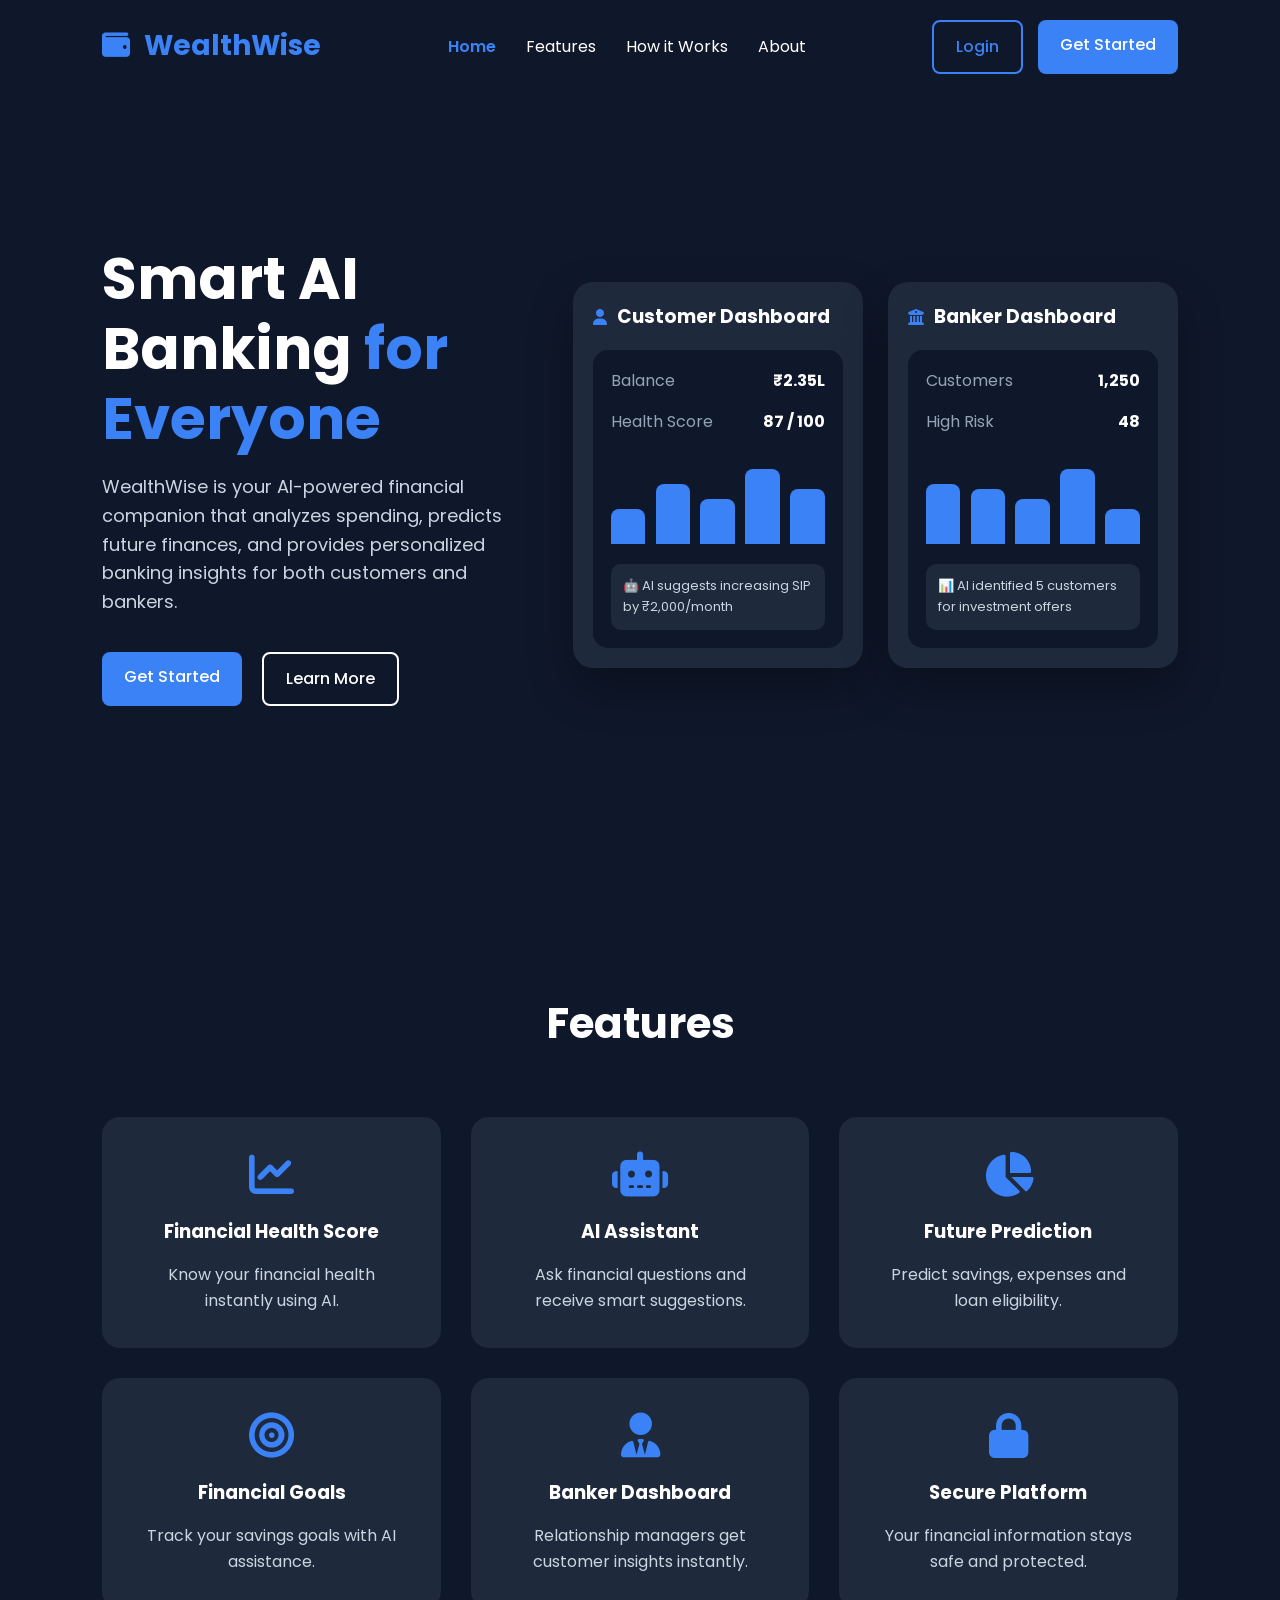
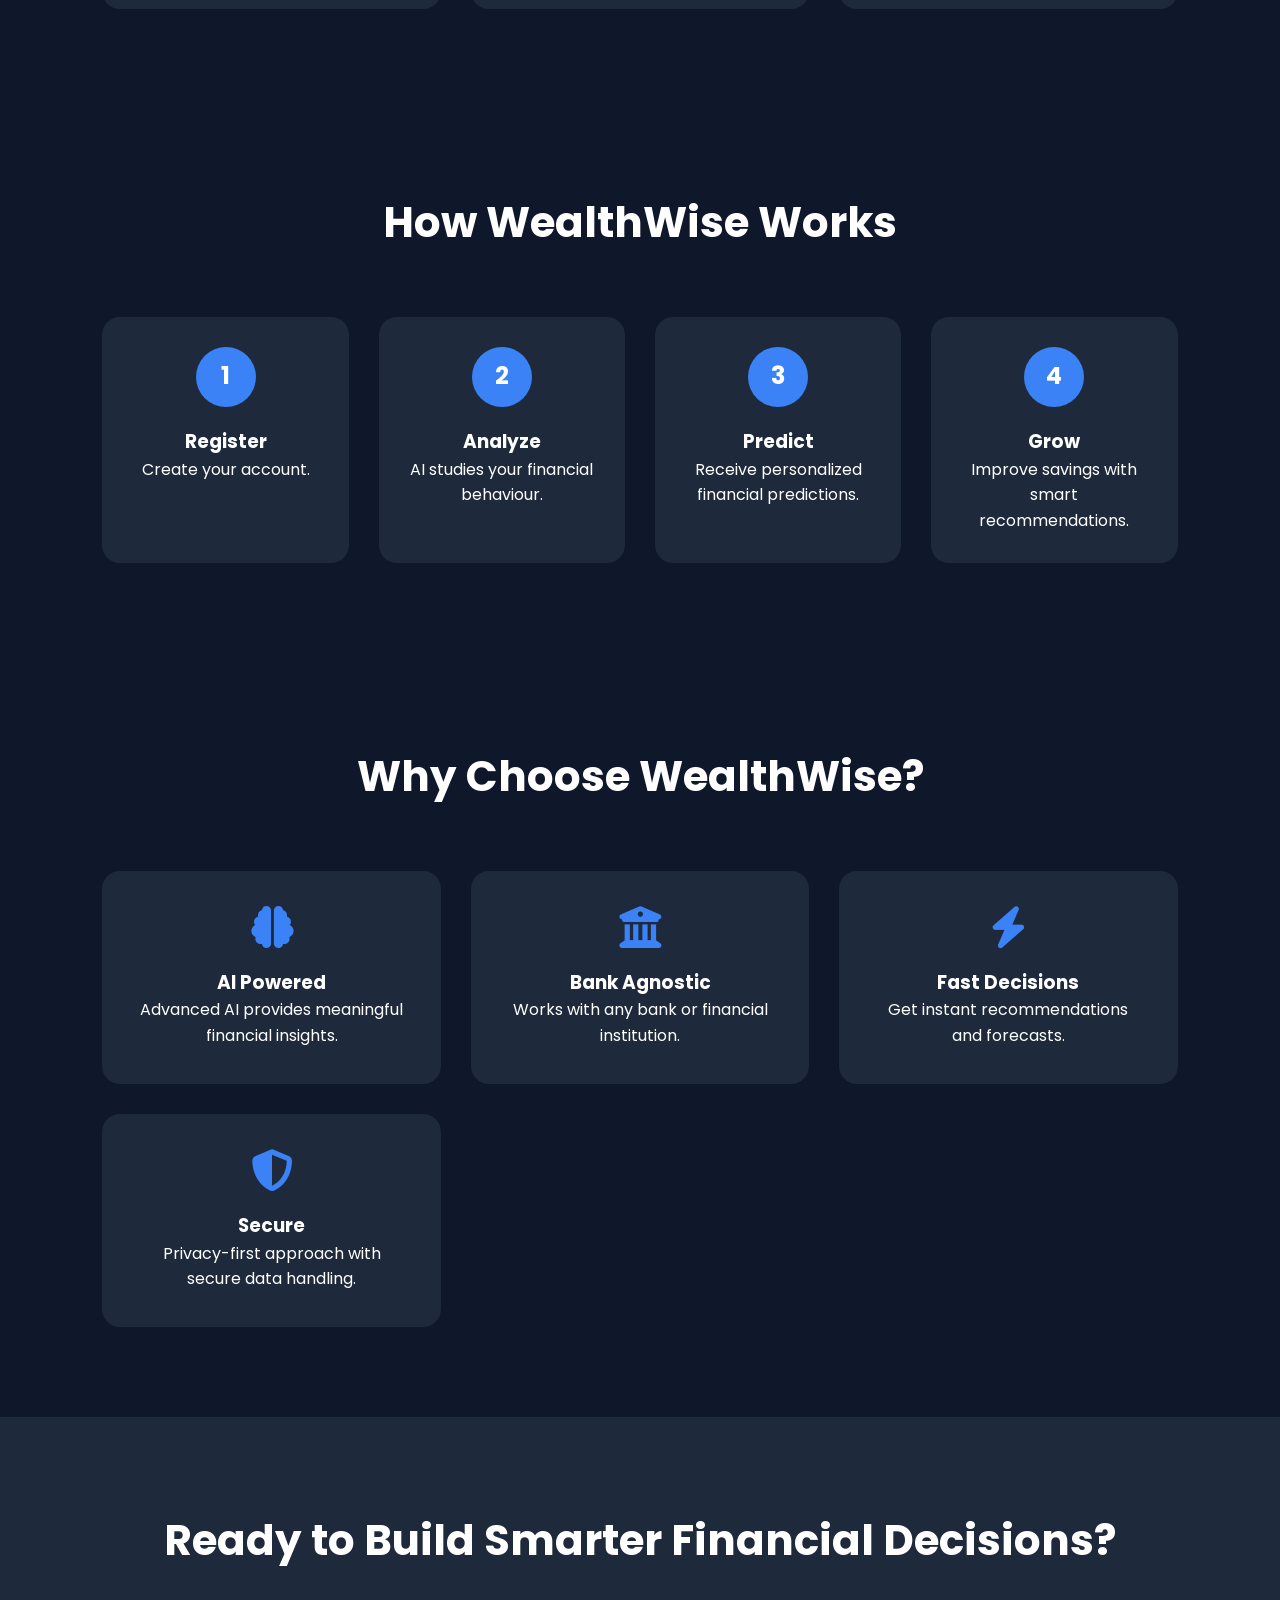
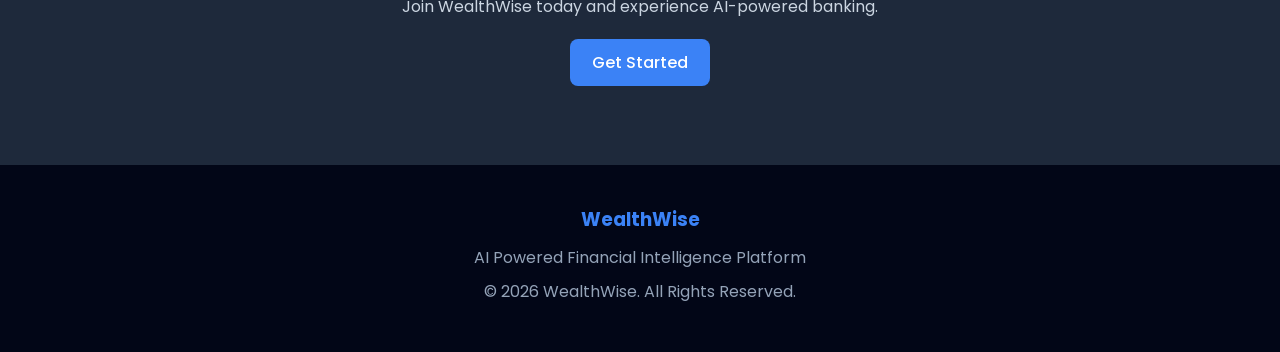
<file: frontend/index.html>
<!DOCTYPE html>
<html lang="en">

<head>
    <meta charset="UTF-8">
    <meta name="viewport" content="width=device-width, initial-scale=1.0">
    <title>WealthWise | AI Banking Assistant</title>

    <link rel="stylesheet" href="style.css">

    <!-- Google Font -->
    <link href="https://fonts.googleapis.com/css2?family=Poppins:wght@300;400;500;600;700&display=swap" rel="stylesheet">

    <!-- Font Awesome -->
    <link rel="stylesheet"
        href="https://cdnjs.cloudflare.com/ajax/libs/font-awesome/6.6.0/css/all.min.css">
</head>

<body>

    <!-- ================= NAVBAR ================= -->

    <nav class="navbar">

        <div class="logo">
            <i class="fa-solid fa-wallet"></i>
            WealthWise
        </div>
        <div class="menu-toggle">
    <i class="fa-solid fa-bars"></i>
</div>

        <ul class="nav-links">
            <li><a href="#home">Home</a></li>
            <li><a href="#features">Features</a></li>
            <li><a href="#working">How it Works</a></li>
            <li><a href="#about">About</a></li>
        </ul>

        <div class="nav-buttons">
            <a href="login.html" class="login-btn">Login</a>
            <a href="signup.html" class="start-btn">Get Started</a>
        </div>


    </nav>



    <!-- ================= HERO ================= -->

    <section class="hero" id="home">

        <div class="hero-left">

            <h1>
                Smart AI Banking
                <span>for Everyone</span>
            </h1>

            <p>

                WealthWise is your AI-powered financial companion that
                analyzes spending, predicts future finances, and provides
                personalized banking insights for both customers and bankers.

            </p>

            <div class="hero-buttons">

                <a href="signup.html" class="primary-btn">
                    Get Started
                </a>

                <a href="#features" class="secondary-btn">
                    Learn More
                </a>

            </div>

        </div>

<div class="hero-right">

    <div class="preview-wrapper">

        <!-- Customer Preview -->

        <div class="dashboard-preview">

            <div class="preview-title">

                <i class="fa-solid fa-user"></i>

                <h3>Customer Dashboard</h3>

            </div>

            <div class="preview-card">

                <div class="preview-item">

                    <span>Balance</span>

                    <strong>₹2.35L</strong>

                </div>

                <div class="preview-item">

                    <span>Health Score</span>

                    <strong class="green">87 / 100</strong>

                </div>

                <div class="mini-chart">

                    <div class="line l1"></div>
                    <div class="line l2"></div>
                    <div class="line l3"></div>
                    <div class="line l4"></div>
                    <div class="line l5"></div>

                </div>

                <div class="preview-ai">

                    🤖 AI suggests increasing SIP by ₹2,000/month

                </div>

            </div>

        </div>


        <!-- Banker Preview -->

        <div class="dashboard-preview">

            <div class="preview-title">

                <i class="fa-solid fa-building-columns"></i>

                <h3>Banker Dashboard</h3>

            </div>

            <div class="preview-card">

                <div class="preview-item">

                    <span>Customers</span>

                    <strong>1,250</strong>

                </div>

                <div class="preview-item">

                    <span>High Risk</span>

                    <strong class="orange">48</strong>

                </div>

                <div class="mini-chart">

                    <div class="line l2"></div>
                    <div class="line l5"></div>
                    <div class="line l3"></div>
                    <div class="line l4"></div>
                    <div class="line l1"></div>

                </div>

                <div class="preview-ai">

                    📊 AI identified 5 customers for investment offers

                </div>

            </div>

        </div>

    </div>

</div>

        </div>

    </section>



    <!-- ================= FEATURES ================= -->

    <section class="features" id="features">

        <h2>Features</h2>

        <div class="feature-container">

            <div class="card">
                <i class="fa-solid fa-chart-line"></i>
                <h3>Financial Health Score</h3>
                <p>Know your financial health instantly using AI.</p>
            </div>

            <div class="card">
                <i class="fa-solid fa-robot"></i>
                <h3>AI Assistant</h3>
                <p>Ask financial questions and receive smart suggestions.</p>
            </div>

            <div class="card">
                <i class="fa-solid fa-chart-pie"></i>
                <h3>Future Prediction</h3>
                <p>Predict savings, expenses and loan eligibility.</p>
            </div>

            <div class="card">
                <i class="fa-solid fa-bullseye"></i>
                <h3>Financial Goals</h3>
                <p>Track your savings goals with AI assistance.</p>
            </div>

            <div class="card">
                <i class="fa-solid fa-user-tie"></i>
                <h3>Banker Dashboard</h3>
                <p>Relationship managers get customer insights instantly.</p>
            </div>

            <div class="card">
                <i class="fa-solid fa-lock"></i>
                <h3>Secure Platform</h3>
                <p>Your financial information stays safe and protected.</p>
            </div>

        </div>

    </section>



    <!-- ================= HOW IT WORKS ================= -->

    <section class="working" id="working">

        <h2>How WealthWise Works</h2>

        <div class="steps">

            <div class="step">
                <span>1</span>
                <h3>Register</h3>
                <p>Create your account.</p>
            </div>

            <div class="step">
                <span>2</span>
                <h3>Analyze</h3>
                <p>AI studies your financial behaviour.</p>
            </div>

            <div class="step">
                <span>3</span>
                <h3>Predict</h3>
                <p>Receive personalized financial predictions.</p>
            </div>

            <div class="step">
                <span>4</span>
                <h3>Grow</h3>
                <p>Improve savings with smart recommendations.</p>
            </div>

        </div>

    </section>



    <!-- ================= ABOUT ================= -->

    <section class="about" id="about">

        <h2>Why Choose WealthWise?</h2>

        <div class="about-container">

            <div class="about-card">
                <i class="fa-solid fa-brain"></i>
                <h3>AI Powered</h3>
                <p>Advanced AI provides meaningful financial insights.</p>
            </div>

            <div class="about-card">
                <i class="fa-solid fa-building-columns"></i>
                <h3>Bank Agnostic</h3>
                <p>Works with any bank or financial institution.</p>
            </div>

            <div class="about-card">
                <i class="fa-solid fa-bolt"></i>
                <h3>Fast Decisions</h3>
                <p>Get instant recommendations and forecasts.</p>
            </div>

            <div class="about-card">
                <i class="fa-solid fa-shield-halved"></i>
                <h3>Secure</h3>
                <p>Privacy-first approach with secure data handling.</p>
            </div>

        </div>

    </section>



    <!-- ================= CTA ================= -->

    <section class="cta">

        <h2>Ready to Build Smarter Financial Decisions?</h2>

        <p>

            Join WealthWise today and experience AI-powered banking.

        </p>

        <a href="signup.html" class="primary-btn">
            Get Started
        </a>

    </section>



    <!-- ================= FOOTER ================= -->

    <footer>

        <div class="footer-content">

            <h3>WealthWise</h3>

            <p>
                AI Powered Financial Intelligence Platform
            </p>

            <p>
                © 2026 WealthWise. All Rights Reserved.
            </p>

        </div>

    </footer>


    <script src="script.js"></script>

</body>

</html>
</file>
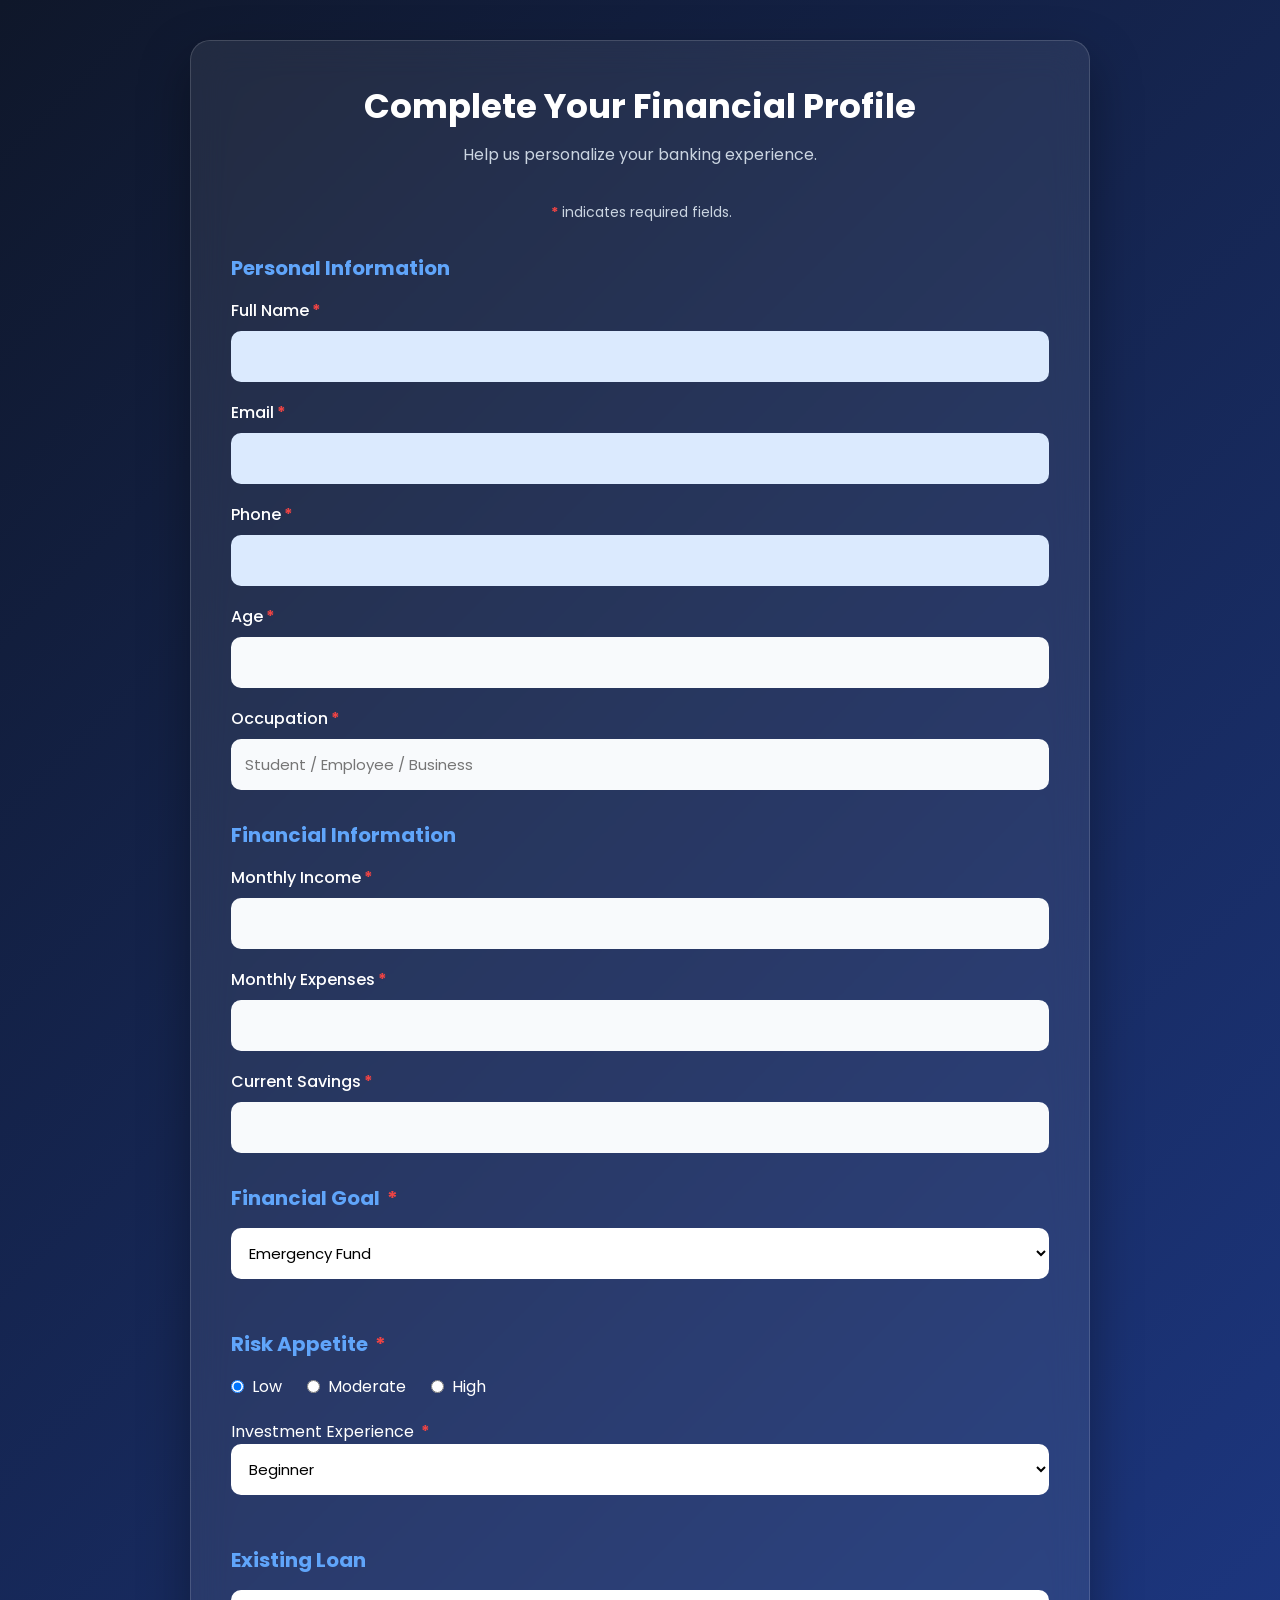
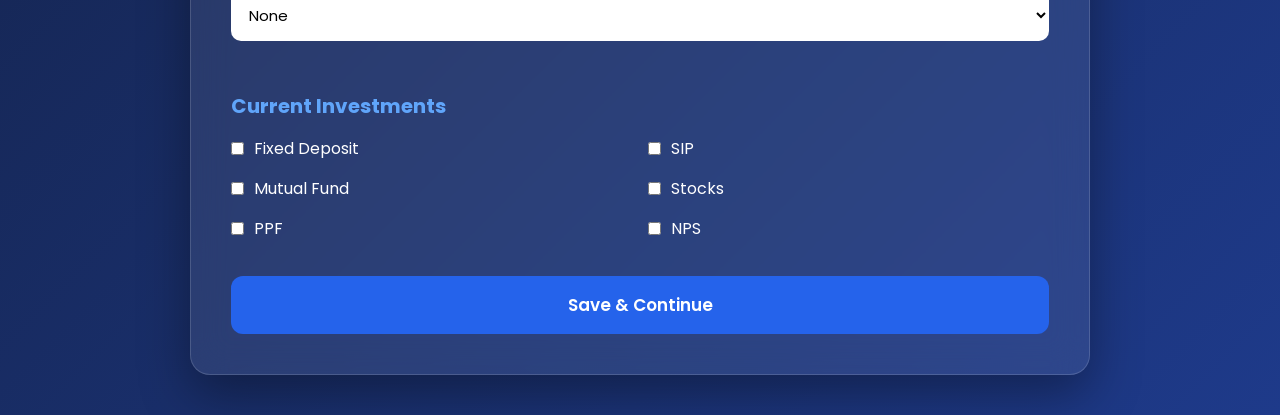
<file: frontend/complete_profile.html>
<!DOCTYPE html>
<html lang="en">

<head>

    <meta charset="UTF-8">
    <meta name="viewport" content="width=device-width, initial-scale=1.0">

    <title>Complete Profile | WealthWise</title>

    <link rel="stylesheet" href="complete_profile.css">

    <link href="https://fonts.googleapis.com/css2?family=Poppins:wght@300;400;500;600;700&display=swap" rel="stylesheet">

    <link rel="stylesheet"
    href="https://cdnjs.cloudflare.com/ajax/libs/font-awesome/6.6.0/css/all.min.css">

</head>

<body>

<div class="container">

<div class="profile-card">

<h1>Complete Your Financial Profile</h1>

<p class="subtitle">
Help us personalize your banking experience.
</p>
<p class="required-note">
    <span class="required">*</span> indicates required fields.
</p>

<form id="profileForm">

<!-- ================= Personal Information ================= -->

<h2>Personal Information</h2>

<div class="input-group">

<label>Full Name<span class="required">*</span></label>

<input
type="text"
id="fullname"
readonly>

</div>

<div class="input-group">

<label>Email<span class="required">*</span></label>

<input
type="email"
id="email"
readonly>

</div>

<div class="input-group">

<label>Phone<span class="required">*</span></label>

<input
type="text"
id="phone"
readonly>

</div>

<div class="input-group">

<label>Age<span class="required">*</span></label>

<input
type="number"
id="age"
required>

</div>

<div class="input-group">

<label>Occupation<span class="required">*</span></label>

<input
type="text"
id="occupation"
placeholder="Student / Employee / Business"
required>

</div>

<!-- ================= Financial Information ================= -->

<h2>Financial Information</h2>

<div class="input-group">

<label>Monthly Income<span class="required">*</span></label>

<input
type="number"
id="income"
required>

</div>

<div class="input-group">

<label>Monthly Expenses<span class="required">*</span></label>

<input
type="number"
id="expenses"
required>

</div>

<div class="input-group">

<label>Current Savings<span class="required">*</span></label>

<input
type="number"
id="savings"
required>

</div>

<!-- ================= Goal ================= -->

<h2>
    Financial Goal
    <span class="required">*</span>
</h2>

<select id="goal">

<option>Emergency Fund</option>

<option>Buy a House</option>

<option>Buy a Car</option>

<option>Higher Education</option>

<option>Retirement</option>

<option>Business</option>

</select>

<!-- ================= Risk ================= -->

<h2>
    Risk Appetite
    <span class="required">*</span>
</h2>

<div class="radio-group">

<label>

<input
type="radio"
name="risk"
value="Low"
checked>

Low

</label>

<label>

<input
type="radio"
name="risk"
value="Moderate">

Moderate

</label>

<label>

<input
type="radio"
name="risk"
value="High">

High

</label>

</div>

<!-- ================= Investment ================= -->

<label>Investment Experience <span class="required">*</span></label>

<select id="experience">

<option>Beginner</option>

<option>Intermediate</option>

<option>Advanced</option>

</select>

<!-- ================= Loan ================= -->

<h2>Existing Loan</h2>

<select id="loan">

<option>None</option>

<option>Home Loan</option>

<option>Car Loan</option>

<option>Education Loan</option>

<option>Personal Loan</option>

</select>

<!-- ================= Investments ================= -->

<h2>Current Investments</h2>

<div class="checkbox-group">

<label>

<input type="checkbox" value="FD">

Fixed Deposit

</label>

<label>

<input type="checkbox" value="SIP">

SIP

</label>

<label>

<input type="checkbox" value="Mutual Fund">

Mutual Fund

</label>

<label>

<input type="checkbox" value="Stocks">

Stocks

</label>

<label>

<input type="checkbox" value="PPF">

PPF

</label>

<label>

<input type="checkbox" value="NPS">

NPS

</label>

</div>

<button type="submit">

Save & Continue

</button>

</form>

</div>

</div>

<script src="complete_profile.js"></script>

</body>

</html>
</file>
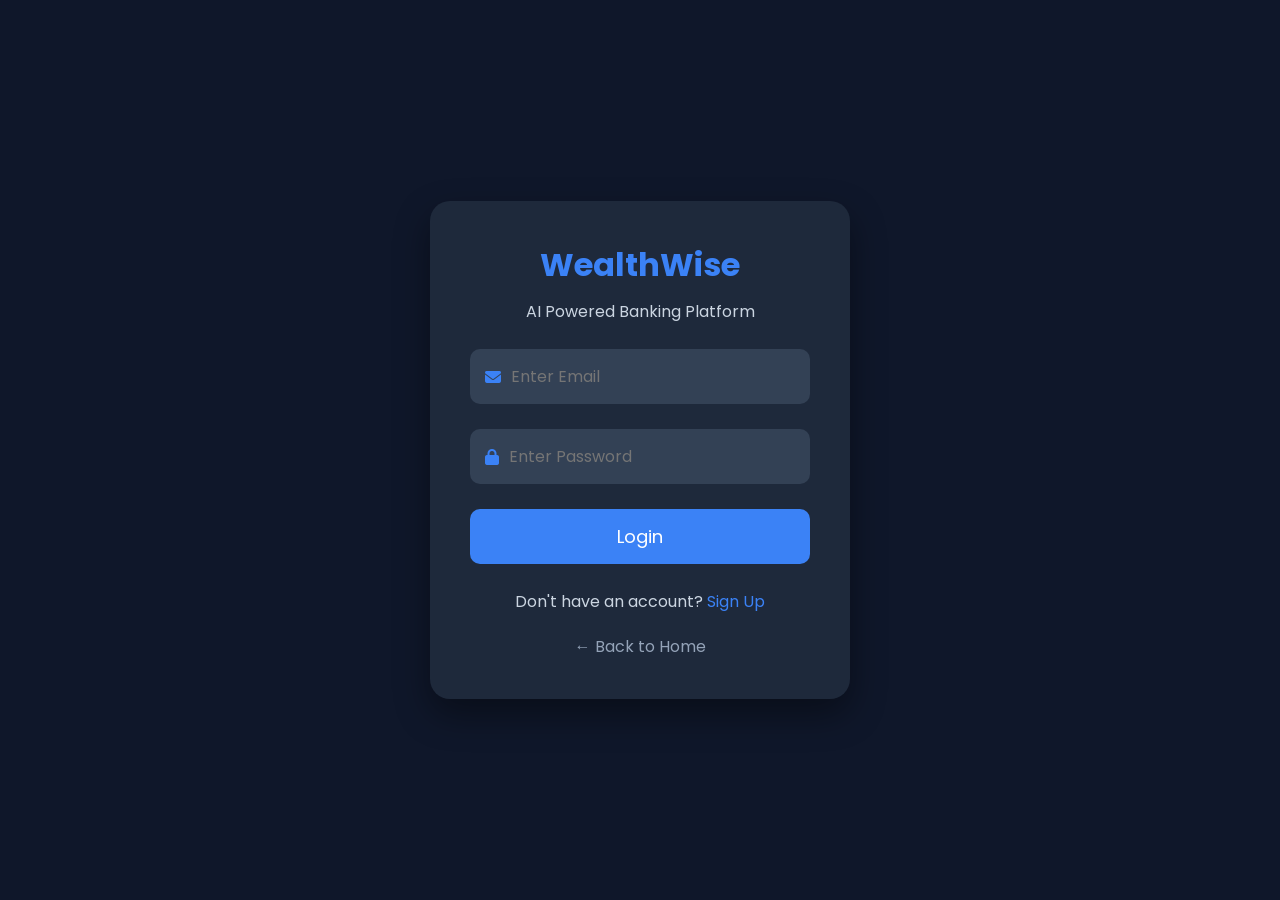
<file: frontend/login.html>
<!DOCTYPE html>
<html lang="en">

<head>

    <meta charset="UTF-8">
    <meta name="viewport" content="width=device-width, initial-scale=1.0">

    <title>Login | WealthWise</title>

    <link rel="stylesheet" href="login.css">

    <link href="https://fonts.googleapis.com/css2?family=Poppins:wght@300;400;500;600;700&display=swap" rel="stylesheet">

    <link rel="stylesheet"
    href="https://cdnjs.cloudflare.com/ajax/libs/font-awesome/6.6.0/css/all.min.css">

</head>

<body>

<div class="container">

    <div class="login-card">

        <h1>WealthWise</h1>

        <p>AI Powered Banking Platform</p>

        <form id="loginForm">

            <div class="input-box">

                <i class="fa-solid fa-envelope"></i>

                <input
                type="email"
                id="email"
                placeholder="Enter Email"
                required>

            </div>

            <div class="input-box">

                <i class="fa-solid fa-lock"></i>

                <input
                type="password"
                id="password"
                placeholder="Enter Password"
                required>

            </div>

            <button
            type="submit"
            class="login-btn">

            Login

            </button>

        </form>

        <p class="signup">

            Don't have an account?

            <a href="signup.html">

                Sign Up

            </a>

        </p>

        <a
        href="index.html"
        class="back">

        ← Back to Home

        </a>

    </div>

</div>

<script src="login.js"></script>

</body>

</html>
</file>
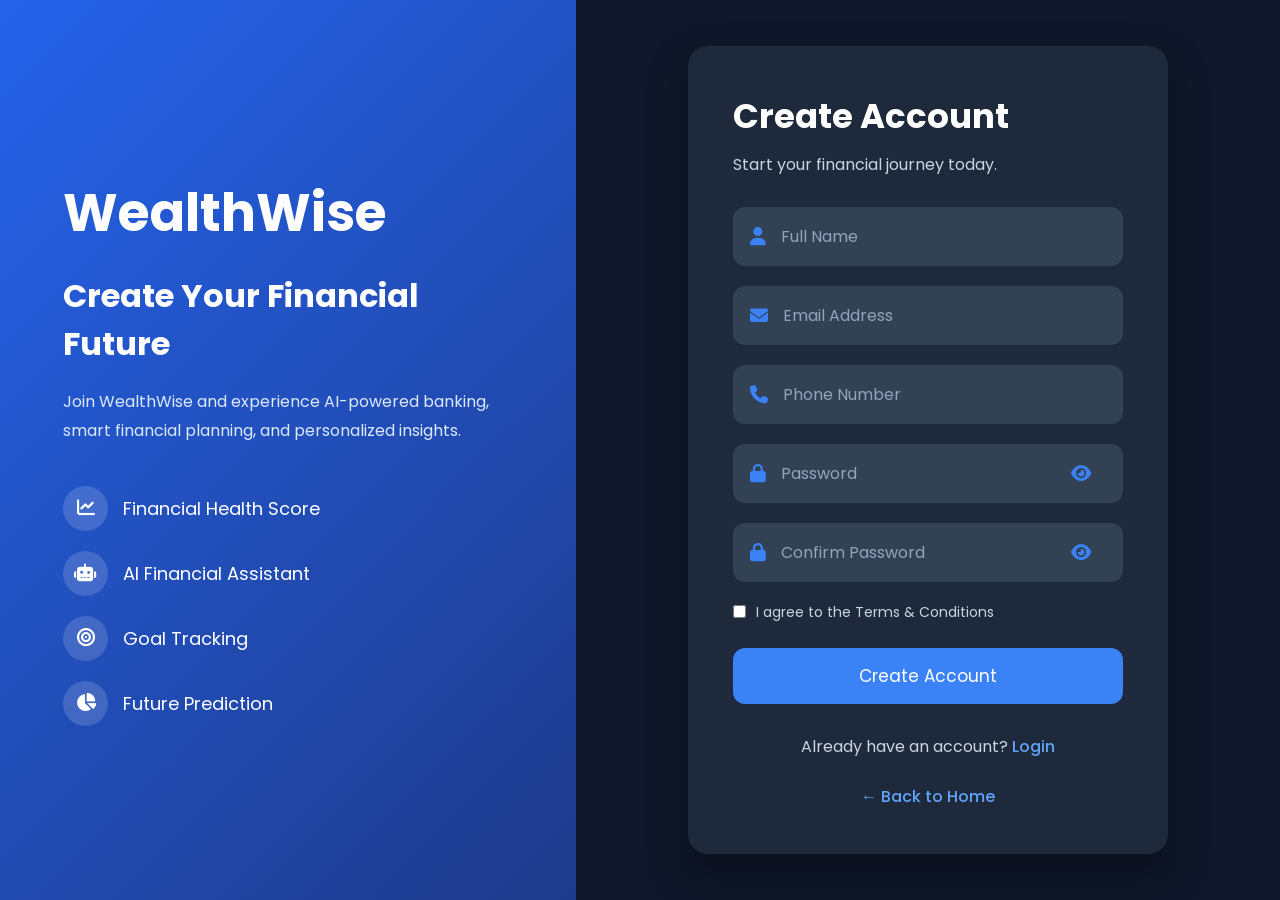
<file: frontend/signup.html>
<!DOCTYPE html>
<html lang="en">

<head>

    <meta charset="UTF-8">
    <meta name="viewport" content="width=device-width, initial-scale=1.0">

    <title>Create Account | WealthWise</title>

    <link rel="stylesheet" href="signup.css">

    <link href="https://fonts.googleapis.com/css2?family=Poppins:wght@300;400;500;600;700&display=swap" rel="stylesheet">

    <link rel="stylesheet"
    href="https://cdnjs.cloudflare.com/ajax/libs/font-awesome/6.6.0/css/all.min.css">

</head>

<body>

<div class="container">

    <!-- Left Side -->

    <div class="left-panel">

        <div class="overlay">

            <h1>WealthWise</h1>

            <h2>Create Your Financial Future</h2>

            <p>

                Join WealthWise and experience AI-powered banking,
                smart financial planning, and personalized insights.

            </p>

            <div class="features">

                <div>
                    <i class="fa-solid fa-chart-line"></i>
                    Financial Health Score
                </div>

                <div>
                    <i class="fa-solid fa-robot"></i>
                    AI Financial Assistant
                </div>

                <div>
                    <i class="fa-solid fa-bullseye"></i>
                    Goal Tracking
                </div>

                <div>
                    <i class="fa-solid fa-chart-pie"></i>
                    Future Prediction
                </div>

            </div>

        </div>

    </div>

    <!-- Right Side -->

    <div class="right-panel">

        <div class="signup-card">

            <h2>Create Account</h2>

            <p>Start your financial journey today.</p>

            <form id="signupForm">

                <div class="input-box">

                    <i class="fa-solid fa-user"></i>

                    <input
                    type="text"
                    id="fullname"
                    placeholder="Full Name">

                </div>

                <div class="input-box">

                    <i class="fa-solid fa-envelope"></i>

                    <input
                    type="email"
                    id="email"
                    placeholder="Email Address">

                </div>

                <div class="input-box">

                    <i class="fa-solid fa-phone"></i>

                    <input
                    type="tel"
                    id="phone"
                    placeholder="Phone Number">

                </div>

                <div class="input-box">

    <i class="fa-solid fa-lock"></i>

    <input
    type="password"
    id="password"
    placeholder="Password">

    <i class="fa-solid fa-eye toggle-password"
       data-target="password"></i>

</div>

                <div class="input-box">

    <i class="fa-solid fa-lock"></i>

    <input
    type="password"
    id="confirmPassword"
    placeholder="Confirm Password">

    <i class="fa-solid fa-eye toggle-password"
       data-target="confirmPassword"></i>

</div>

                <div class="checkbox">

                    <input
                    type="checkbox"
                    id="terms">

                    <label for="terms">

                        I agree to the Terms & Conditions

                    </label>

                </div>

                <button
                type="submit"
                class="signup-btn">

                Create Account

                </button>

            </form>

            <div class="bottom-links">

                <p>

                    Already have an account?

                    <a href="login.html">

                        Login

                    </a>

                </p>

                <a
                href="index.html"
                class="home-link">

                ← Back to Home

                </a>

            </div>

        </div>

    </div>

</div>
<!-- =====================================
     SUCCESS MODAL
====================================== -->

<div id="successModal" class="success-modal">

    <div class="success-box">

        <div class="success-icon">
            <i class="fa-solid fa-circle-check"></i>
        </div>

        <h2>Account Created!</h2>

        <p>
            Welcome to <strong>WealthWise</strong>.
            <br>
            Your account has been created successfully.
        </p>

        <div class="loader"></div>

        <p class="redirect-text">

            Redirecting to Login...

        </p>

        <button id="loginNow">

            Login Now

        </button>

    </div>

</div>
<!-- Toast Notification -->
<div id="toast" class="toast">
    <i id="toastIcon" class="fa-solid fa-circle-info"></i>
    <span id="toastMessage"></span>
</div>

<script src="signup.js"></script>

</body>

</html>
</file>
<file: frontend/style.css>
/* ===============================
   GOOGLE FONT
================================== */

*{
    margin:0;
    padding:0;
    box-sizing:border-box;
    font-family:'Poppins',sans-serif;
    scroll-behavior:smooth;
}

body{
    background:#0f172a;
    color:#fff;
    line-height:1.6;
}

/* ===============================
   NAVBAR
================================== */

.navbar{
    width:100%;
    display:flex;
    justify-content:space-between;
    align-items:center;
    padding:20px 8%;
    position:fixed;
    top:0;
    left:0;
    background:#0f172a;
    z-index:1000;
    box-shadow:0 2px 15px rgba(0,0,0,.3);
}

.logo{
    font-size:28px;
    font-weight:700;
    color:#3b82f6;
}

.logo i{
    margin-right:8px;
}

.nav-links{
    display:flex;
    gap:30px;
    list-style:none;
}

.nav-links a{
    color:white;
    text-decoration:none;
    transition:.3s;
}

.nav-links a:hover{
    color:#3b82f6;
}

.nav-buttons{
    display:flex;
    gap:15px;
}

.login-btn,
.start-btn,
.primary-btn,
.secondary-btn{

    text-decoration:none;
    padding:12px 22px;
    border-radius:8px;
    transition:.3s;
    font-weight:500;

}

.login-btn{

    border:2px solid #3b82f6;
    color:#3b82f6;

}

.login-btn:hover{

    background:#3b82f6;
    color:white;

}

.start-btn,
.primary-btn{

    background:#3b82f6;
    color:white;

}

.start-btn:hover,
.primary-btn:hover{

    background:#2563eb;

}

.secondary-btn{

    border:2px solid white;
    color:white;

}

.secondary-btn:hover{

    background:white;
    color:#0f172a;

}

/* ===============================
   HERO
================================== */

.hero{

    min-height:100vh;
    display:flex;
    justify-content:space-between;
    align-items:center;
    padding:130px 8% 80px;
    gap:60px;

}

.hero-left{

    flex:1;

}

.hero-left h1{

    font-size:58px;
    line-height:1.2;
    margin-bottom:20px;

}

.hero-left span{

    color:#3b82f6;

}

.hero-left p{

    color:#cbd5e1;
    margin-bottom:35px;
    font-size:18px;

}

.hero-buttons{

    display:flex;
    gap:20px;

}

.hero-right{

    flex:1;
    display:flex;
    justify-content:center;

}

/* .hero-card{

    width:340px;
    padding:35px;
    background:#1e293b;
    border-radius:20px;
    box-shadow:0 10px 25px rgba(0,0,0,.4);
    transition:.4s;

} */

.hero-card:hover{

    transform:translateY(-10px);

}

/* .score{

    font-size:70px;
    font-weight:700;
    color:#22c55e;
    margin:20px 0;

} */

.score span{

    font-size:24px;

}

/* .progress{

    width:100%;
    height:12px;
    background:#334155;
    border-radius:10px;
    overflow:hidden;
    margin-bottom:20px;

}

.progress-fill{

    width:82%;
    height:100%;
    background:#22c55e;

} */
/* ===================================
   DASHBOARD PREVIEW
=================================== */

/* .dashboard-preview{

    width:420px;

    background:#1e293b;

    border-radius:24px;

    padding:25px;

    box-shadow:0 20px 50px rgba(0,0,0,.35);

    animation:float 4s ease-in-out infinite;

}

.preview-header{

    display:flex;

    justify-content:space-between;

    align-items:center;

    margin-bottom:25px;

}

.preview-header h3{

    font-size:20px;

}

.preview-header p{

    color:#94a3b8;

    font-size:14px;

}

.preview-header i{

    color:#3b82f6;

    font-size:20px;

}

.preview-stats{

    display:grid;

    grid-template-columns:1fr 1fr;

    gap:15px;

    margin-bottom:25px;

}

.mini-card{

    background:#0f172a;

    border-radius:15px;

    padding:15px;

}

.mini-card span{

    color:#94a3b8;

    font-size:13px;

}

.mini-card h2{

    margin-top:10px;

    color:#22c55e;

}

/* Chart */
/* ===========================
   HERO PREVIEW
=========================== */

.preview-wrapper{

    display:flex;
    gap:25px;
    align-items:flex-start;

}

.dashboard-preview{

    width:290px;

    background:#1e293b;

    border-radius:20px;

    padding:20px;

    box-shadow:0 20px 45px rgba(0,0,0,.3);

    transition:.35s;

}

.dashboard-preview:hover{

    transform:translateY(-10px);

}

.preview-title{

    display:flex;

    align-items:center;

    gap:10px;

    margin-bottom:18px;

}

.preview-title i{

    color:#3b82f6;

}

.preview-card{

    background:#0f172a;

    border-radius:15px;

    padding:18px;

}

.preview-item{

    display:flex;

    justify-content:space-between;

    margin-bottom:15px;

}

.preview-item span{

    color:#94a3b8;

}

.preview-item strong{

    color:white;

}

.green{

    color:#22c55e;

}

.orange{

    color:#f59e0b;

}

.mini-chart{

    display:flex;

    align-items:flex-end;

    justify-content:space-between;

    height:90px;

    margin:20px 0;

}

.line{

    width:16%;

    background:#3b82f6;

    border-radius:8px 8px 0 0;

}

.l1{height:35px;}
.l2{height:60px;}
.l3{height:45px;}
.l4{height:75px;}
.l5{height:55px;}

.preview-ai{

    background:#1e293b;

    border-radius:10px;

    padding:12px;

    font-size:13px;

    color:#cbd5e1;

}
/* ===============================
   SECTION
================================== */

section{

    padding:90px 8%;

}

section h2{

    text-align:center;
    font-size:42px;
    margin-bottom:60px;

}

/* ===============================
   FEATURES
================================== */

.feature-container{

    display:grid;
    grid-template-columns:repeat(auto-fit,minmax(280px,1fr));
    gap:30px;

}

.card{

    background:#1e293b;
    padding:35px;
    border-radius:18px;
    transition:.4s;
    text-align:center;

}

.card:hover{

    transform:translateY(-10px);
    background:#23334d;

}

.card i{

    font-size:45px;
    color:#3b82f6;
    margin-bottom:20px;

}

.card h3{

    margin-bottom:15px;

}

.card p{

    color:#cbd5e1;

}

/* ===============================
   HOW IT WORKS
================================== */

.steps{

    display:grid;
    grid-template-columns:repeat(auto-fit,minmax(220px,1fr));
    gap:30px;

}

.step{

    text-align:center;
    background:#1e293b;
    padding:30px;
    border-radius:18px;

}

.step span{

    width:60px;
    height:60px;
    display:inline-flex;
    justify-content:center;
    align-items:center;
    background:#3b82f6;
    border-radius:50%;
    font-size:24px;
    font-weight:bold;
    margin-bottom:20px;

}

/* ===============================
   ABOUT
================================== */

.about-container{

    display:grid;
    grid-template-columns:repeat(auto-fit,minmax(260px,1fr));
    gap:30px;

}

.about-card{

    background:#1e293b;
    padding:35px;
    border-radius:18px;
    text-align:center;
    transition:.3s;

}

.about-card:hover{

    transform:translateY(-10px);

}

.about-card i{

    font-size:42px;
    color:#3b82f6;
    margin-bottom:20px;

}

/* ===============================
   CTA
================================== */

.cta{

    text-align:center;
    background:#1e293b;

}

.cta h2{

    margin-bottom:20px;

}

.cta p{

    margin-bottom:30px;
    color:#cbd5e1;

}

/* ===============================
   FOOTER
================================== */

footer{

    background:#020617;
    padding:40px;
    text-align:center;

}

.footer-content h3{

    color:#3b82f6;
    margin-bottom:10px;

}

.footer-content p{

    color:#94a3b8;
    margin:8px 0;

}

/* ===============================
   RESPONSIVE
================================== */

@media(max-width:900px){

.navbar{

    flex-direction:column;
    gap:20px;

}

.hero{

    flex-direction:column;
    text-align:center;

}

.hero-left h1{

    font-size:42px;

}

.hero-buttons{

    justify-content:center;
    flex-wrap:wrap;

}

.nav-links{

    flex-wrap:wrap;
    justify-content:center;

}

.hero-card{

    width:100%;

}

}
/* ===============================
   Scroll Reveal Animation
================================== */

.card,
.step,
.about-card{

    opacity:0;
    transform:translateY(40px);
    transition:.7s;

}

.card.show,
.step.show,
.about-card.show{

    opacity:1;
    transform:translateY(0);

}


/* Active Navigation */

.nav-links a.active{

    color:#3b82f6;
    font-weight:600;

}
/* ==========================================================
   RESPONSIVE DESIGN
========================================================== */

/* =======================
   Large Laptop (1200px)
======================= */

@media (max-width:1200px){

    .hero{

        padding:120px 5% 80px;

        gap:40px;

    }

    section{

        padding:80px 5%;

    }

}


/* =======================
   Laptop (992px)
======================= */

@media (max-width:992px){

    .navbar{

        padding:18px 5%;

    }

    .hero{

        flex-direction:column;

        text-align:center;

    }

    .hero-left{

        order:1;

    }

    .hero-right{

        order:2;

    }

    .hero-buttons{

        justify-content:center;

    }

    .hero-left h1{

        font-size:48px;

    }

    .hero-card{

        width:100%;
        max-width:420px;

    }

    .feature-container{

        grid-template-columns:repeat(2,1fr);

    }

    .about-container{

        grid-template-columns:repeat(2,1fr);

    }

}


/* =======================
   Tablet (768px)
======================= */

@media (max-width:768px){

    .navbar{

        flex-direction:column;

        gap:20px;

        position:relative;

    }

    .nav-links{

        flex-wrap:wrap;

        justify-content:center;

        gap:20px;

    }

    .nav-buttons{

        width:100%;

        justify-content:center;

    }

    .hero{

        padding:70px 20px;

    }

    .hero-left h1{

        font-size:40px;

    }

    .hero-left p{

        font-size:16px;

    }

    .hero-buttons{

        flex-direction:column;

        align-items:center;

    }

    .primary-btn,
    .secondary-btn{

        width:220px;

        text-align:center;

    }

    .feature-container{

        grid-template-columns:1fr;

    }

    .steps{

        grid-template-columns:1fr;

    }

    .about-container{

        grid-template-columns:1fr;

    }

    section h2{

        font-size:34px;

    }

}


/* =======================
   Mobile (576px)
======================= */

@media (max-width:576px){

    .logo{

        font-size:22px;

    }

    .hero{

        min-height:auto;

    }

    .hero-left h1{

        font-size:34px;

    }

    .hero-left p{

        font-size:15px;

    }

    .hero-card{

        padding:25px;

    }

    .score{

        font-size:52px;

    }

    .score span{

        font-size:18px;

    }

    .card{

        padding:25px;

    }

    .about-card{

        padding:25px;

    }

    .step{

        padding:25px;

    }

    .cta{

        padding:60px 20px;

    }

    .cta h2{

        font-size:28px;

    }

    footer{

        padding:30px 20px;

    }

}


/* =======================
   Small Mobile (400px)
======================= */

@media (max-width:400px){

    .hero-left h1{

        font-size:28px;

    }

    .hero-left p{

        font-size:14px;

    }

    .primary-btn,
    .secondary-btn{

        width:100%;

    }

    .hero-card{

        padding:20px;

    }

    .score{

        font-size:44px;

    }

}
/* ===================================
   HAMBURGER MENU
=================================== */

.menu-toggle{

    display:none;

    font-size:28px;

    cursor:pointer;

    color:white;

}

/* Mobile Navigation */

@media(max-width:768px){

    .navbar{

        flex-direction:row;

        justify-content:space-between;

        align-items:center;

        flex-wrap:wrap;

        padding:18px 20px;

    }

    .menu-toggle{

        display:block;

    }

    .nav-links{

        width:100%;

        display:none;

        flex-direction:column;

        text-align:center;

        margin-top:20px;

        gap:20px;

    }

    .nav-links.active{

        display:flex;

    }

    .nav-buttons{

        width:100%;

        display:none;

        flex-direction:column;

        gap:15px;

        margin-top:20px;

    }

    .nav-buttons.active{

        display:flex;

    }

    .login-btn,
    .start-btn{

        width:100%;

        text-align:center;

    }

}
@media(max-width:1200px){

.preview-wrapper{

    flex-direction:column;

    align-items:center;

}

}

@media(max-width:768px){

.dashboard-preview{

    width:100%;

    max-width:380px;

}

}
</file>
<file: frontend/complete_profile.css>
/* ==========================================
   GOOGLE FONT
========================================== */

*{
    margin:0;
    padding:0;
    box-sizing:border-box;
    font-family:"Poppins",sans-serif;
}

/* ==========================================
   BODY
========================================== */

body{

    min-height:100vh;

    background:linear-gradient(135deg,#0f172a,#1e3a8a);

    display:flex;
    justify-content:center;
    align-items:center;

    padding:40px 20px;

}

/* ==========================================
   CONTAINER
========================================== */

.container{

    width:100%;
    max-width:900px;

}

/* ==========================================
   CARD
========================================== */

.profile-card{

    background:rgba(255,255,255,.08);

    backdrop-filter:blur(18px);

    border:1px solid rgba(255,255,255,.15);

    border-radius:20px;

    padding:40px;

    color:white;

    box-shadow:0 20px 50px rgba(0,0,0,.35);

}

/* ==========================================
   TITLE
========================================== */

.profile-card h1{

    text-align:center;

    margin-bottom:10px;

    font-size:34px;

}

.subtitle{

    text-align:center;

    color:#cbd5e1;

    margin-bottom:35px;

}

/* ==========================================
   SECTION TITLE
========================================== */

.profile-card h2{

    margin-top:30px;
    margin-bottom:15px;

    color:#60a5fa;

    font-size:20px;

}

/* ==========================================
   INPUT GROUP
========================================== */

.input-group{

    display:flex;
    flex-direction:column;

    margin-bottom:18px;

}

.input-group label{

    margin-bottom:8px;

    font-weight:500;

}

.input-group input{

    padding:14px;

    border:none;

    border-radius:10px;

    outline:none;

    font-size:15px;

    background:#f8fafc;

}

/* ==========================================
   SELECT
========================================== */

select{

    width:100%;

    padding:14px;

    border:none;

    border-radius:10px;

    margin-bottom:20px;

    font-size:15px;

    background:white;

}

/* ==========================================
   RADIO
========================================== */

.radio-group{

    display:flex;

    gap:25px;

    margin-bottom:20px;

}

.radio-group label{

    display:flex;

    align-items:center;

    gap:8px;

}

/* ==========================================
   CHECKBOX
========================================== */

.checkbox-group{

    display:grid;

    grid-template-columns:repeat(2,1fr);

    gap:15px;

    margin-bottom:35px;

}

.checkbox-group label{

    display:flex;

    align-items:center;

    gap:10px;

}

/* ==========================================
   BUTTON
========================================== */

button{

    width:100%;

    padding:16px;

    border:none;

    border-radius:12px;

    cursor:pointer;

    font-size:17px;

    font-weight:600;

    background:#2563eb;

    color:white;

    transition:.3s;

}

button:hover{

    background:#1d4ed8;

    transform:translateY(-2px);

}

/* ==========================================
   READ ONLY
========================================== */

input[readonly]{

    background:#dbeafe;

    cursor:not-allowed;

}

/* ==========================================
   RESPONSIVE
========================================== */

@media(max-width:768px){

.profile-card{

padding:25px;

}

.profile-card h1{

font-size:28px;

}

.radio-group{

flex-direction:column;

gap:12px;

}

.checkbox-group{

grid-template-columns:1fr;

}

}

@media(max-width:480px){

body{

padding:20px 12px;

}

.profile-card{

padding:20px;

}

.profile-card h1{

font-size:24px;

}

button{

font-size:16px;

padding:14px;

}

}
.required{
    color:#ef4444;
    font-weight:700;
    margin-left:3px;
}
.required-note{
    text-align:center;
    color:#cbd5e1;
    margin-bottom:25px;
    font-size:14px;
}
</file>
<file: frontend/login.css>
*{

margin:0;
padding:0;
box-sizing:border-box;
font-family:'Poppins',sans-serif;

}

body{

height:100vh;

display:flex;
justify-content:center;
align-items:center;

background:#0f172a;

}

.container{

width:100%;
display:flex;
justify-content:center;

}

.login-card{

width:420px;

background:#1e293b;

padding:40px;

border-radius:20px;

box-shadow:0 15px 35px rgba(0,0,0,.4);

text-align:center;

}

.login-card h1{

color:#3b82f6;
margin-bottom:10px;

}

.login-card p{

color:#cbd5e1;

}

.input-box{

margin:25px 0;

display:flex;

align-items:center;

background:#334155;

padding:15px;

border-radius:10px;

}

.input-box i{

color:#3b82f6;
margin-right:10px;

}

.input-box input{

width:100%;

background:none;

border:none;

outline:none;

color:white;

font-size:16px;

}

.role-select{

display:flex;

justify-content:space-around;

margin:25px 0;

color:white;

}

.login-btn{

width:100%;

padding:14px;

border:none;

border-radius:10px;

background:#3b82f6;

color:white;

font-size:18px;

cursor:pointer;

transition:.3s;

}

.login-btn:hover{

background:#2563eb;

}

.signup{

margin-top:25px;

}

.signup a{

color:#3b82f6;

text-decoration:none;

}

.back{

display:block;

margin-top:20px;

color:#94a3b8;

text-decoration:none;

}

.back:hover{

color:white;

}
</file>
<file: frontend/signup.css>
/* ==========================================
   RESET
========================================== */

*{
    margin:0;
    padding:0;
    box-sizing:border-box;
    font-family:'Poppins',sans-serif;
}

body{
    background:#0f172a;
    color:white;
    overflow:hidden;
}

/* ==========================================
   CONTAINER
========================================== */

.container{
    display:flex;
    min-height:100vh;
}

/* ==========================================
   LEFT PANEL
========================================== */

.left-panel{
    width:45%;
    background:linear-gradient(135deg,#2563eb,#1e3a8a);
    display:flex;
    justify-content:center;
    align-items:center;
    padding:50px;
}

.overlay{
    max-width:450px;
}

.overlay h1{
    font-size:52px;
    margin-bottom:20px;
}

.overlay h2{
    font-size:32px;
    margin-bottom:20px;
}

.overlay p{
    color:#dbeafe;
    line-height:1.8;
    margin-bottom:40px;
}

.features{
    display:flex;
    flex-direction:column;
    gap:20px;
}

.features div{
    display:flex;
    align-items:center;
    gap:15px;
    font-size:18px;
}

.features i{
    width:45px;
    height:45px;
    border-radius:50%;
    background:rgba(255,255,255,.15);
    display:flex;
    justify-content:center;
    align-items:center;
    font-size:18px;
}

/* ==========================================
   RIGHT PANEL
========================================== */

.right-panel{
    width:55%;
    display:flex;
    justify-content:center;
    align-items:center;
    background:#0f172a;
    padding:40px;
}

/* ==========================================
   SIGNUP CARD
========================================== */

.signup-card{

    width:100%;
    max-width:480px;

    background:#1e293b;

    border-radius:20px;

    padding:45px;

    box-shadow:0 20px 40px rgba(0,0,0,.35);

}

.signup-card h2{

    font-size:34px;

    margin-bottom:10px;

}

.signup-card p{

    color:#cbd5e1;

    margin-bottom:30px;

}

/* ==========================================
   INPUT BOX
========================================== */

.input-box{

    display:flex;
    align-items:center;
    background:#334155;
    padding:16px;
    border-radius:12px;
    margin-bottom:20px;

    border:1px solid transparent;

    transition:.3s;

}

.input-box:hover,
.input-box:focus-within{

    border-color:#3b82f6;
    box-shadow:0 0 12px rgba(59,130,246,.25);

}

.input-box i{

    color:#3b82f6;

    margin-right:15px;

    font-size:18px;

}

.input-box input{

    width:100%;

    background:none;

    border:none;

    outline:none;

    color:white;

    font-size:16px;

}

.input-box input::placeholder{

    color:#94a3b8;

}

/* ==========================================
   CHECKBOX
========================================== */

.checkbox{

    display:flex;

    align-items:flex-start;

    gap:10px;

    margin-bottom:25px;

    color:#cbd5e1;

    font-size:14px;

}

.checkbox input{

    margin-top:3px;

    accent-color:#3b82f6;

}

/* ==========================================
   BUTTON
========================================== */

.signup-btn{

    width:100%;

    padding:15px;

    border:none;

    border-radius:12px;

    background:#3b82f6;

    color:white;

    font-size:17px;

    cursor:pointer;

    transition:.3s;

}

.signup-btn:hover{

    background:#2563eb;

    transform:translateY(-2px);

    box-shadow:0 10px 25px rgba(59,130,246,.35);

}

/* ==========================================
   LINKS
========================================== */

.bottom-links{

    margin-top:30px;

    text-align:center;

}

.bottom-links p{

    margin-bottom:15px;

}

.bottom-links a{

    color:#60a5fa;

    text-decoration:none;

    font-weight:500;

}

.bottom-links a:hover{

    text-decoration:underline;

}

.home-link{

    display:inline-block;

    margin-top:10px;

}

/* ==========================================
   ANIMATION
========================================== */

.signup-card{

    animation:slideUp .8s ease;

}

@keyframes slideUp{

    from{

        opacity:0;
        transform:translateY(40px);

    }

    to{

        opacity:1;
        transform:translateY(0);

    }

}

/* ==========================================
   RESPONSIVE
========================================== */

@media(max-width:992px){

    .container{

        flex-direction:column;

    }

    .left-panel{

        width:100%;
        min-height:300px;
        text-align:center;

    }

    .features{

        align-items:center;

    }

    .right-panel{

        width:100%;
        padding:30px 20px;

    }

    body{

        overflow:auto;

    }

}

@media(max-width:576px){

    .signup-card{

        padding:30px 20px;

    }

    .overlay h1{

        font-size:38px;

    }

    .overlay h2{

        font-size:26px;

    }

    .features div{

        font-size:16px;

    }
}
.toggle-password{

    cursor:pointer;

    color:#94a3b8;

    margin-left:10px;

    transition:.3s;

}

.toggle-password:hover{

    color:#3b82f6;

}
/* =====================================
   SUCCESS MODAL
====================================== */

.success-modal{

    position:fixed;

    top:0;
    left:0;

    width:100%;
    height:100%;

    background:rgba(0,0,0,.55);

    backdrop-filter:blur(8px);

    display:flex;

    justify-content:center;
    align-items:center;

    opacity:0;
    visibility:hidden;

    transition:.4s;

    z-index:9999;

}

.success-modal.show{

    opacity:1;
    visibility:visible;

}

.success-box{

    width:420px;

    background:#1e293b;

    border-radius:20px;

    padding:40px;

    text-align:center;

    animation:popup .5s;

    box-shadow:0 20px 40px rgba(0,0,0,.4);

}

.success-icon{

    font-size:70px;

    color:#22c55e;

    margin-bottom:20px;

}

.success-box h2{

    margin-bottom:15px;

}

.success-box p{

    color:#cbd5e1;

    margin-bottom:25px;

    line-height:1.7;

}

.loader{

    width:45px;
    height:45px;

    border:4px solid #334155;

    border-top:4px solid #3b82f6;

    border-radius:50%;

    margin:20px auto;

    animation:spin 1s linear infinite;

}

.redirect-text{

    color:#94a3b8;

}

#loginNow{

    margin-top:20px;

    padding:14px 35px;

    background:#3b82f6;

    color:white;

    border:none;

    border-radius:10px;

    cursor:pointer;

    font-size:16px;

    transition:.3s;

}

#loginNow:hover{

    background:#2563eb;

}

@keyframes spin{

from{

transform:rotate(0deg);

}

to{

transform:rotate(360deg);

}

}

@keyframes popup{

from{

opacity:0;
transform:scale(.8);

}

to{

opacity:1;
transform:scale(1);

}

}
/* ===================================
   TOAST NOTIFICATION
=================================== */

.toast{

    position:fixed;

    top:30px;

    right:-400px;

    min-width:320px;

    background:#1e293b;

    color:white;

    padding:18px 22px;

    border-radius:12px;

    display:flex;

    align-items:center;

    gap:15px;

    box-shadow:0 15px 35px rgba(0,0,0,.35);

    transition:.45s;

    z-index:10000;

}

.toast.show{

    right:25px;

}

.toast i{

    font-size:22px;

}

.toast.success{

    border-left:5px solid #22c55e;

}

.toast.success i{

    color:#22c55e;

}

.toast.error{

    border-left:5px solid #ef4444;

}

.toast.error i{

    color:#ef4444;

}

.toast.warning{

    border-left:5px solid #f59e0b;

}

.toast.warning i{

    color:#f59e0b;

}
</file>
